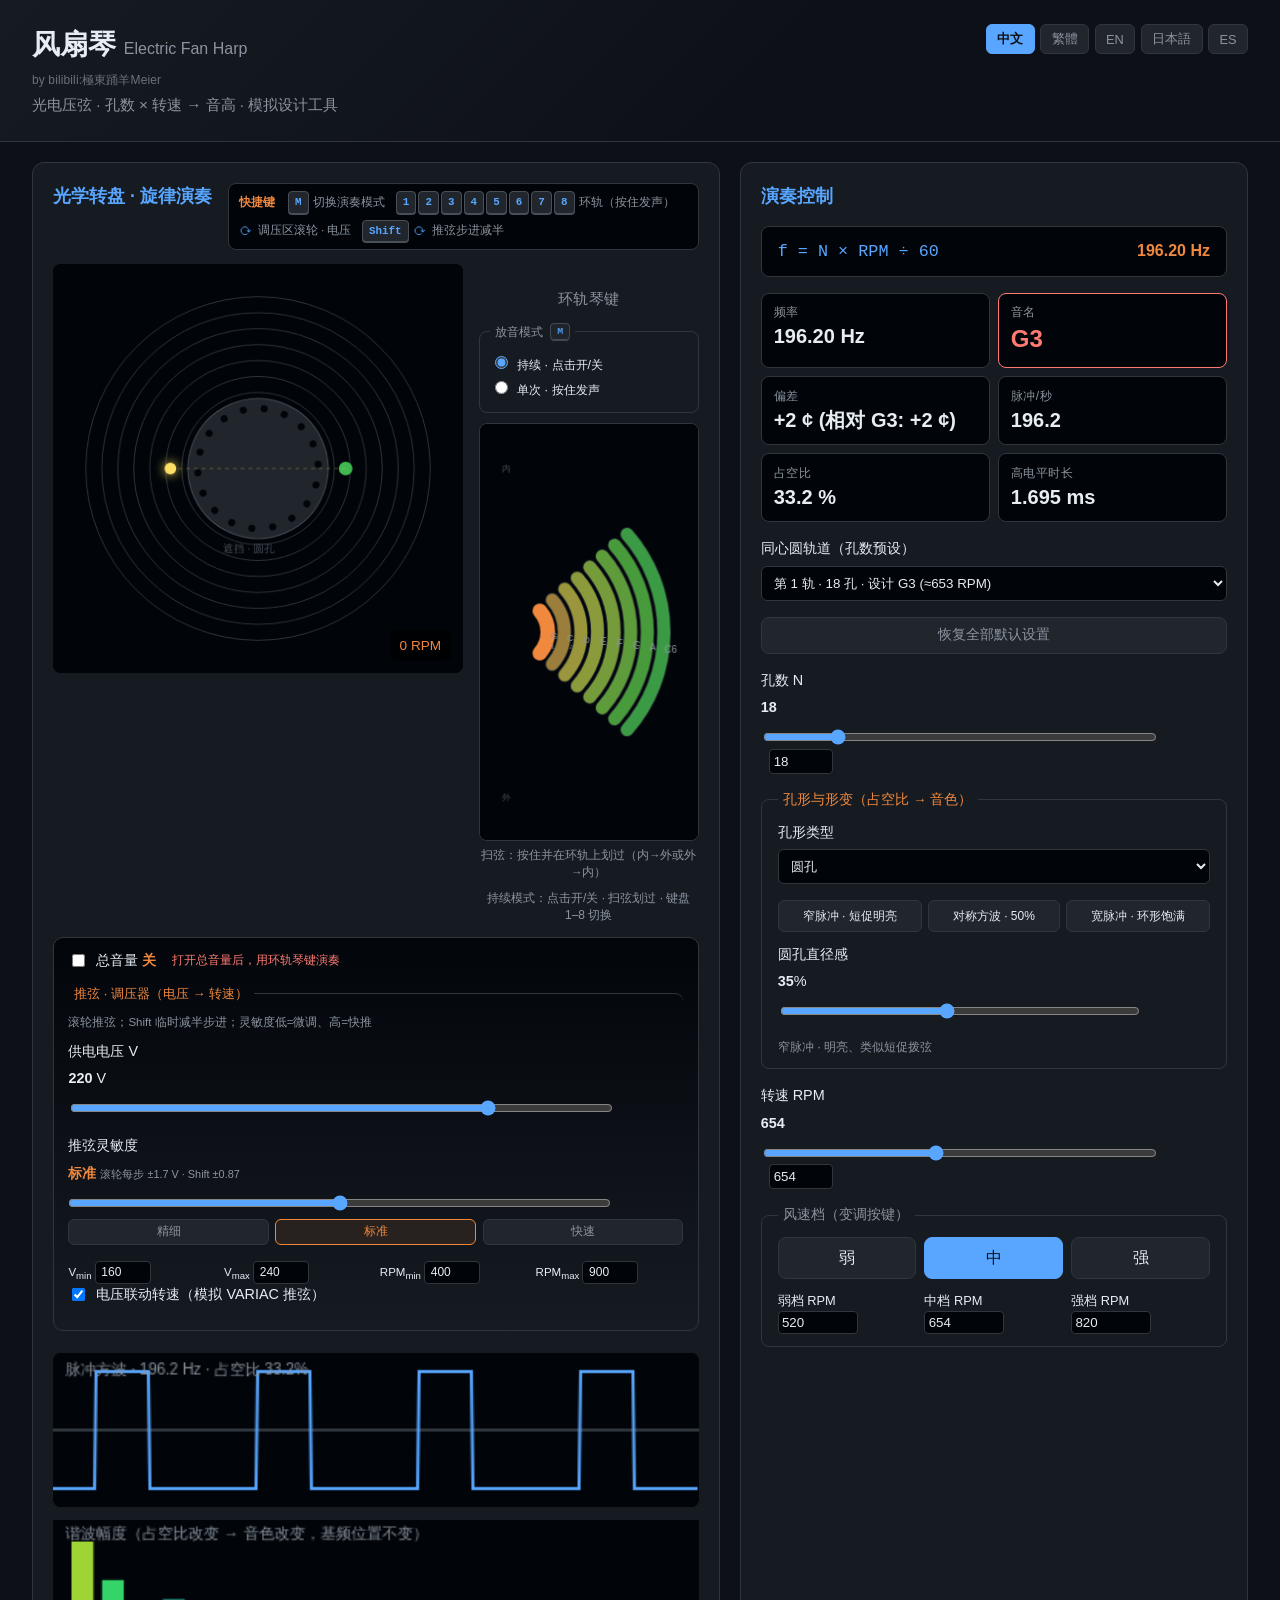
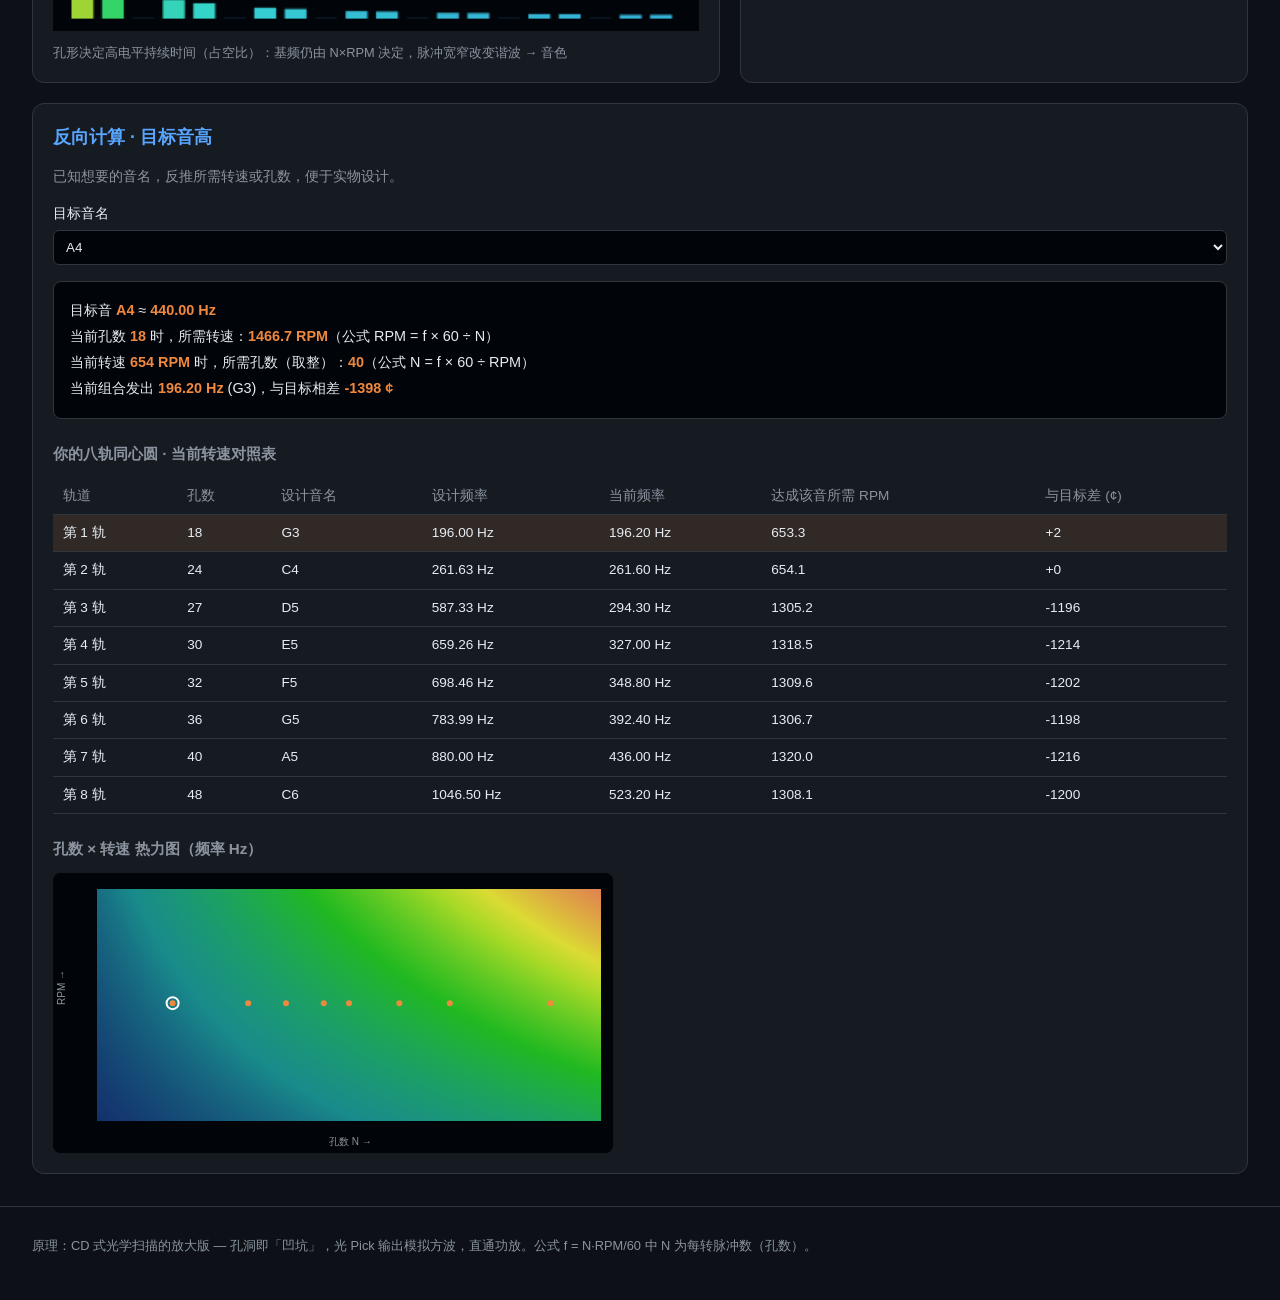
<file: index.html>
<!DOCTYPE html>
<html lang="zh-CN">
<head>
  <meta charset="UTF-8" />
  <meta name="viewport" content="width=device-width, initial-scale=1.0" />
  <title>风扇琴 — 模拟器</title>
  <link rel="stylesheet" href="styles.css" />
</head>
<body>
  <header class="header">
    <div class="header-top">
      <div class="title-block">
        <h1><span data-i18n="header.title">风扇琴</span> <span class="en" data-i18n="header.titleEn">Electric Fan Harp</span></h1>
        <p class="byline">by bilibili:極東踊羊Meier</p>
      </div>
      <nav class="lang-switch" aria-label="Language">
        <button type="button" class="lang-btn active" data-lang="zh">中文</button>
        <button type="button" class="lang-btn" data-lang="zh-TW">繁體</button>
        <button type="button" class="lang-btn" data-lang="en">EN</button>
        <button type="button" class="lang-btn" data-lang="ja">日本語</button>
        <button type="button" class="lang-btn" data-lang="es">ES</button>
      </nav>
    </div>
    <p class="subtitle" data-i18n="header.subtitle">光电压弦 · 孔数 × 转速 → 音高 · 模拟设计工具</p>
  </header>

  <main class="layout">
    <section class="panel viz-panel">
      <div class="viz-head">
        <h2 data-i18n="viz.title">光学转盘 · 旋律演奏</h2>
        <div class="shortcuts-bar" role="note" aria-label="Keyboard shortcuts">
          <span class="shortcuts-label" data-i18n="shortcuts.title">快捷键</span>
          <span class="shortcut-chip">
            <kbd>M</kbd>
            <span data-i18n="shortcuts.mode">切换演奏模式</span>
          </span>
          <span class="shortcut-chip">
            <span class="key-range" aria-hidden="true">
              <kbd>1</kbd><kbd>2</kbd><kbd>3</kbd><kbd>4</kbd><kbd>5</kbd><kbd>6</kbd><kbd>7</kbd><kbd>8</kbd>
            </span>
            <span data-i18n="shortcuts.rings">环轨（按住）</span>
          </span>
          <span class="shortcut-chip">
            <span class="key-icon" aria-hidden="true">⟳</span>
            <span data-i18n="shortcuts.wheel">调压区滚轮 · 电压</span>
          </span>
          <span class="shortcut-chip">
            <kbd>Shift</kbd><span class="key-icon" aria-hidden="true">⟳</span>
            <span data-i18n="shortcuts.shiftWheel">推弦步进减半</span>
          </span>
        </div>
      </div>
      <div class="viz-row">
        <div class="disc-wrap">
          <canvas id="discCanvas" width="420" height="420" data-i18n-placeholder="viz.discAria"></canvas>
          <div class="rpm-badge" id="rpmBadge">0 RPM</div>
        </div>
        <div class="harp-wrap">
          <h3 class="harp-title" data-i18n="viz.harpTitle">环轨琴键</h3>
          <fieldset class="harp-mode-panel">
            <legend><span data-i18n="viz.playMode">放音模式</span> <kbd class="legend-kbd" title="M">M</kbd></legend>
            <label class="harp-mode-opt">
              <input type="radio" name="harpPlayMode" value="sustain" checked />
              <span data-i18n="viz.modeSustain">持续 · 点击开/关</span>
            </label>
            <label class="harp-mode-opt">
              <input type="radio" name="harpPlayMode" value="once" />
              <span data-i18n="viz.modeOnce">单次 · 只响一下</span>
            </label>
          </fieldset>
          <canvas id="harpCanvas" width="220" height="420" data-i18n-placeholder="viz.harpAria"></canvas>
          <p class="harp-hint" data-i18n="viz.strumHint">扫弦：按住并在环轨上划过（内→外或外→内）</p>
          <p class="harp-status" id="harpStatus" data-i18n="viz.harpStatus">先开总音量，再点击演奏 · 键盘 1–8</p>
        </div>
      </div>

      <div class="performance-deck">
        <label class="check master-inline">
          <input type="checkbox" id="masterVolume" />
          <span><span data-i18n="controls.master">总音量</span> <strong id="masterVolumeLabel" data-i18n="controls.volOff">关</strong></span>
        </label>
        <p class="volume-hint-inline" id="volumeHint" data-i18n="controls.volHintOff">打开总音量后演奏</p>
        <fieldset class="variac variac-inline wheel-zone" id="variacPanel">
          <legend data-i18n="controls.variac">推弦 · 调压器（电压 → 转速）</legend>
          <p class="wheel-hint" data-i18n="controls.wheelHint"></p>
          <label class="control variac-voltage">
            <span><span data-i18n="controls.voltage">供电电压 V</span> <strong id="voltVal">220</strong> V</span>
            <input type="range" id="voltage" min="80" max="260" value="220" step="1" />
          </label>
          <label class="control variac-sensitivity">
            <span class="variac-sens-head">
              <span data-i18n="controls.variacSens">推弦灵敏度</span>
              <strong id="variacSensLabel">标准</strong>
              <small class="variac-step-hint" id="variacStepHint">滚轮 ±2.0 V/步</small>
            </span>
            <input type="range" id="variacSensitivity" min="0" max="100" value="50" step="1" />
            <div class="sens-presets" role="group" aria-label="Sensitivity presets">
              <button type="button" class="sens-preset-btn" data-sens="12" data-i18n="controls.variacSensFine">精细</button>
              <button type="button" class="sens-preset-btn active" data-sens="50" data-i18n="controls.variacSensMid">标准</button>
              <button type="button" class="sens-preset-btn" data-sens="88" data-i18n="controls.variacSensFast">快速</button>
            </div>
          </label>
          <div class="map-row map-row-compact">
            <label>V<sub>min</sub> <input type="number" id="vMin" value="160" /></label>
            <label>V<sub>max</sub> <input type="number" id="vMax" value="240" /></label>
            <label>RPM<sub>min</sub> <input type="number" id="rpmAtVMin" value="400" /></label>
            <label>RPM<sub>max</sub> <input type="number" id="rpmAtVMax" value="900" /></label>
          </div>
          <label class="check">
            <input type="checkbox" id="linkVoltage" checked />
            <span data-i18n="controls.linkVoltage">电压联动转速（模拟 VARIAC 推弦）</span>
          </label>
        </fieldset>
      </div>

      <div class="wave-row">
        <canvas id="waveCanvas" width="420" height="100" data-i18n-placeholder="viz.waveAria"></canvas>
        <canvas id="spectrumCanvas" width="420" height="72" data-i18n-placeholder="viz.spectrumAria"></canvas>
      </div>
      <p class="hint" data-i18n="viz.hint">孔形决定高电平持续时间（占空比）：基频仍由 N×RPM 决定，脉冲宽窄改变谐波 → 音色</p>
    </section>

    <section class="panel controls-panel">
      <h2 data-i18n="controls.title">演奏控制</h2>

      <div class="formula-box">
        <code>f = N × RPM ÷ 60</code>
        <span class="formula-result" id="formulaLive">— Hz</span>
      </div>

      <div class="metric-grid">
        <div class="metric">
          <span class="label" data-i18n="controls.freq">频率</span>
          <span class="value" id="freqHz">—</span>
        </div>
        <div class="metric highlight">
          <span class="label" data-i18n="controls.note">音名</span>
          <span class="value note" id="noteName">—</span>
        </div>
        <div class="metric">
          <span class="label" data-i18n="controls.cents">偏差</span>
          <span class="value" id="centsOff">—</span>
        </div>
        <div class="metric">
          <span class="label" data-i18n="controls.pulses">脉冲/秒</span>
          <span class="value" id="pulsesPerSec">—</span>
        </div>
        <div class="metric">
          <span class="label" data-i18n="controls.duty">占空比</span>
          <span class="value" id="dutyPct">—</span>
        </div>
        <div class="metric">
          <span class="label" data-i18n="controls.pulseWidth">高电平时长</span>
          <span class="value" id="pulseWidthMs">—</span>
        </div>
      </div>

      <label class="control">
        <span data-i18n="controls.ringSelect">同心圆轨道（孔数预设）</span>
        <select id="ringSelect"></select>
      </label>

      <button type="button" id="resetDefaults" class="reset-defaults-btn" data-i18n="controls.resetDefaults">
        恢复全部默认设置
      </button>

      <label class="control">
        <span><span data-i18n="controls.holes">孔数 N</span> <strong id="holesVal">18</strong></span>
        <input type="range" id="holes" min="1" max="96" value="18" />
        <input type="number" id="holesNum" min="1" max="200" value="18" class="num-inline" />
      </label>

      <fieldset class="hole-shape-panel">
        <legend data-i18n="controls.holeShape">孔形与形变（占空比 → 音色）</legend>
        <label class="control">
          <span data-i18n="controls.holeType">孔形类型</span>
          <select id="holeShape">
            <option value="circle" data-i18n="controls.shapeCircle">圆孔</option>
            <option value="slot" data-i18n="controls.shapeSlot">方孔 · 矩形槽（可调长宽）</option>
            <option value="arc" data-i18n="controls.shapeArc">环形弧孔（切向拉长）</option>
          </select>
        </label>
        <div class="shape-presets">
          <button type="button" class="shape-preset-btn" data-preset="narrow" data-i18n="controls.presetNarrow">窄脉冲 · 短促明亮</button>
          <button type="button" class="shape-preset-btn" data-preset="square" data-i18n="controls.presetSquare">对称方波 · 50%</button>
          <button type="button" class="shape-preset-btn" data-preset="wide" data-i18n="controls.presetWide">宽脉冲 · 环形饱满</button>
        </div>
        <label class="control shape-param" data-for="slot arc">
          <span>
            <span data-i18n="controls.tangential">切向角宽</span>
            <strong id="tangentialVal">50</strong>%
            <small data-i18n="controls.tangentialHint">（相对相邻孔间距，越窄高电平越短）</small>
          </span>
          <input type="range" id="tangentialSpan" min="3" max="92" value="50" />
        </label>
        <label class="control shape-param" data-for="slot">
          <span>
            <span data-i18n="controls.radial">径向高度</span>
            <strong id="radialVal">40</strong>%
            <small data-i18n="controls.radialHint">（槽在轨道上的径向宽度，影响光斑截面）</small>
          </span>
          <input type="range" id="radialSpan" min="8" max="85" value="40" />
        </label>
        <label class="control shape-param" data-for="circle">
          <span>
            <span data-i18n="controls.circleSize">圆孔直径感</span>
            <strong id="circleSizeVal">35</strong>%
          </span>
          <input type="range" id="circleSize" min="5" max="70" value="35" />
        </label>
        <p class="shape-note" id="shapeNote"></p>
      </fieldset>

      <label class="control">
        <span><span data-i18n="controls.rpm">转速 RPM</span> <strong id="rpmVal">654</strong></span>
        <input type="range" id="rpm" min="0" max="1500" value="654" step="1" />
        <input type="number" id="rpmNum" min="0" max="3000" value="654" class="num-inline" />
      </label>

      <fieldset class="speed-buttons">
        <legend data-i18n="controls.speed">风速档（变调按键）</legend>
        <div class="btn-row">
          <button type="button" class="speed-btn" data-preset="low" data-i18n="controls.low">弱</button>
          <button type="button" class="speed-btn" data-preset="mid" data-i18n="controls.mid">中</button>
          <button type="button" class="speed-btn" data-preset="high" data-i18n="controls.high">强</button>
        </div>
        <div class="preset-config">
          <label><span data-i18n="controls.presetLow">弱档 RPM</span> <input type="number" id="presetLow" value="520" min="0" /></label>
          <label><span data-i18n="controls.presetMid">中档 RPM</span> <input type="number" id="presetMid" value="654" min="0" /></label>
          <label><span data-i18n="controls.presetHigh">强档 RPM</span> <input type="number" id="presetHigh" value="820" min="0" /></label>
        </div>
      </fieldset>

    </section>

    <section class="panel calc-panel">
      <h2 data-i18n="calcPanel.title">反向计算 · 目标音高</h2>
      <p class="desc" data-i18n="calcPanel.desc">已知想要的音名，反推所需转速或孔数，便于实物设计。</p>

      <label class="control">
        <span data-i18n="calcPanel.targetNote">目标音名</span>
        <select id="targetNote"></select>
      </label>

      <div class="calc-results" id="calcResults"></div>

      <h3 data-i18n="calcPanel.tableTitle">你的八轨同心圆 · 当前转速对照表</h3>
      <div class="table-wrap">
        <table id="ringsTable">
          <thead>
            <tr>
              <th data-i18n="calcPanel.thTrack">轨道</th>
              <th data-i18n="calcPanel.thHoles">孔数</th>
              <th data-i18n="calcPanel.thDesignNote">设计音名</th>
              <th data-i18n="calcPanel.thDesignFreq">设计频率</th>
              <th data-i18n="calcPanel.thCurrentFreq">当前频率</th>
              <th data-i18n="calcPanel.thNeedRpm">达成该音所需 RPM</th>
              <th data-i18n="calcPanel.thCents">与目标差 (¢)</th>
            </tr>
          </thead>
          <tbody id="ringsBody"></tbody>
        </table>
      </div>

      <h3 data-i18n="calcPanel.heatmap">孔数 × 转速 热力图（频率 Hz）</h3>
      <canvas id="heatCanvas" width="560" height="280"></canvas>
    </section>
  </main>

  <footer class="footer">
    <p data-i18n="footer">原理：CD 式光学扫描的放大版 — 孔洞即「凹坑」，光 Pick 输出模拟方波，直通功放。公式 f = N·RPM/60 中 N 为每转脉冲数（孔数）。</p>
  </footer>

  <script src="i18n.js"></script>
  <script src="app.js"></script>
</body>
</html>
</file>
<file: styles.css>
:root {
  --bg: #0d1117;
  --surface: #161b22;
  --border: #30363d;
  --text: #e6edf3;
  --muted: #8b949e;
  --accent: #58a6ff;
  --accent2: #f0883e;
  --led: #ffe066;
  --pick: #3fb950;
  --note: #ff7b72;
}

* {
  box-sizing: border-box;
}

body {
  margin: 0;
  font-family: "Segoe UI", "PingFang SC", "Microsoft YaHei", sans-serif;
  background: var(--bg);
  color: var(--text);
  line-height: 1.5;
  min-height: 100vh;
}

.header {
  padding: 1.5rem 2rem;
  border-bottom: 1px solid var(--border);
  background: linear-gradient(135deg, #161b22 0%, #0d1117 60%);
}

.header-top {
  display: flex;
  flex-wrap: wrap;
  align-items: flex-start;
  justify-content: space-between;
  gap: 1rem;
}

.title-block {
  flex: 1 1 auto;
  min-width: 0;
}

.byline {
  margin: 0.3rem 0 0;
  font-size: 0.75rem;
  font-weight: 400;
  color: var(--muted);
  opacity: 0.72;
  letter-spacing: 0.01em;
}

.lang-switch {
  display: flex;
  flex-wrap: wrap;
  gap: 0.35rem;
}

.lang-btn {
  padding: 0.35rem 0.65rem;
  font-size: 0.8rem;
  border: 1px solid var(--border);
  border-radius: 6px;
  background: #21262d;
  color: var(--muted);
  cursor: pointer;
  transition: border-color 0.15s, color 0.15s, background 0.15s;
}

.lang-btn:hover {
  border-color: var(--accent);
  color: var(--text);
}

.lang-btn.active {
  background: var(--accent);
  border-color: var(--accent);
  color: #0d1117;
  font-weight: 600;
}

.header h1 {
  margin: 0;
  font-size: 1.75rem;
  font-weight: 600;
}

.header .en {
  font-weight: 400;
  color: var(--muted);
  font-size: 1rem;
}

.subtitle {
  margin: 0.35rem 0 0;
  color: var(--muted);
  font-size: 0.95rem;
}

.layout {
  display: grid;
  grid-template-columns: minmax(560px, 1.15fr) minmax(280px, 0.85fr);
  gap: 1.25rem;
  padding: 1.25rem 2rem 2rem;
  max-width: 1480px;
  margin: 0 auto;
}

@media (max-width: 960px) {
  .layout {
    grid-template-columns: 1fr;
    padding: 1rem;
  }
}

.calc-panel {
  grid-column: 1 / -1;
}

.panel {
  background: var(--surface);
  border: 1px solid var(--border);
  border-radius: 12px;
  padding: 1.25rem;
}

.panel h2 {
  margin: 0 0 1rem;
  font-size: 1.1rem;
  color: var(--accent);
}

.panel h3 {
  margin: 1.5rem 0 0.75rem;
  font-size: 0.95rem;
  color: var(--muted);
}

.viz-head {
  display: flex;
  flex-wrap: wrap;
  align-items: flex-start;
  justify-content: space-between;
  gap: 0.65rem 1rem;
  margin-bottom: 0.85rem;
}

.viz-head h2 {
  margin: 0;
}

.shortcuts-bar {
  display: flex;
  flex-wrap: wrap;
  align-items: center;
  gap: 0.4rem 0.65rem;
  padding: 0.45rem 0.65rem;
  background: #010409;
  border: 1px solid var(--border);
  border-radius: 8px;
  flex: 1 1 280px;
  max-width: 100%;
}

.shortcuts-label {
  font-size: 0.72rem;
  font-weight: 600;
  color: var(--accent2);
  margin-right: 0.15rem;
}

.shortcut-chip {
  display: inline-flex;
  align-items: center;
  gap: 0.3rem;
  font-size: 0.72rem;
  color: var(--muted);
}

.key-range {
  display: inline-flex;
  flex-wrap: wrap;
  gap: 0.12rem;
}

.key-icon {
  font-size: 0.85rem;
  color: var(--accent);
  line-height: 1;
}

kbd,
.legend-kbd {
  font-family: ui-monospace, "Cascadia Mono", Consolas, monospace;
  font-size: 0.68rem;
  font-weight: 600;
  padding: 0.12rem 0.38rem;
  border: 1px solid #484f58;
  border-radius: 4px;
  background: #21262d;
  color: var(--accent);
  box-shadow: 0 1px 0 #484f58;
}

.legend-kbd {
  margin-left: 0.25rem;
  vertical-align: middle;
  font-size: 0.62rem;
  opacity: 0.9;
}

.viz-row {
  display: flex;
  gap: 1rem;
  align-items: flex-start;
  flex-wrap: nowrap;
  justify-content: center;
}

@media (max-width: 720px) {
  .viz-row {
    flex-wrap: wrap;
  }
}

.performance-deck {
  display: flex;
  flex-wrap: wrap;
  align-items: center;
  gap: 0.45rem 1rem;
  margin: 0.85rem 0 0.65rem;
  padding: 0.75rem 0.9rem;
  background: linear-gradient(180deg, rgba(1, 4, 9, 0.95), rgba(22, 27, 34, 0.35));
  border: 1px solid var(--border);
  border-radius: 10px;
}

.performance-deck .master-inline {
  margin: 0;
  font-size: 0.88rem;
}

.performance-deck .master-inline strong {
  color: var(--accent2);
}

.volume-hint-inline {
  margin: 0;
  flex: 1 1 160px;
  font-size: 0.72rem;
  color: var(--muted);
  line-height: 1.35;
}

.volume-hint-inline.muted-hint {
  color: var(--note);
}

.variac-inline {
  flex: 1 1 100%;
  margin: 0.35rem 0 0;
  padding: 0.65rem 0 0;
  border: none;
  border-top: 1px solid var(--border);
}

.variac-inline legend {
  font-size: 0.82rem;
  color: var(--accent2);
}

.variac-voltage {
  margin-bottom: 0.35rem;
}

.variac-sensitivity {
  margin-bottom: 0.5rem;
}

.variac-sens-head {
  display: flex;
  flex-wrap: wrap;
  align-items: baseline;
  gap: 0.35rem 0.6rem;
}

.variac-sens-head strong {
  color: var(--accent2);
  font-size: 0.85rem;
}

.variac-step-hint {
  color: var(--muted);
  font-size: 0.68rem;
}

.variac-sensitivity input[type="range"] {
  width: 100%;
  margin: 0.35rem 0 0.45rem;
}

.sens-presets {
  display: flex;
  gap: 0.4rem;
}

.sens-preset-btn {
  flex: 1;
  padding: 0.3rem 0.45rem;
  font-size: 0.72rem;
  border: 1px solid var(--border);
  border-radius: 6px;
  background: #21262d;
  color: var(--muted);
  cursor: pointer;
  transition: border-color 0.15s, color 0.15s, background 0.15s;
}

.sens-preset-btn:hover {
  border-color: var(--accent);
  color: var(--text);
}

.sens-preset-btn.active {
  border-color: var(--accent2);
  color: var(--accent2);
  background: rgba(240, 136, 62, 0.1);
}

.variac-voltage input[type="range"] {
  width: 100%;
}

.map-row-compact {
  margin-top: 0.35rem;
}

.map-row-compact label {
  font-size: 0.72rem;
}

.map-row-compact input[type="number"] {
  width: 3.5rem;
  padding: 0.2rem 0.35rem;
  font-size: 0.75rem;
}

.wave-row {
  display: flex;
  flex-wrap: wrap;
  gap: 0.5rem;
  justify-content: center;
}

.wave-row canvas {
  flex: 1 1 200px;
  max-width: 100%;
  height: auto;
}

.disc-wrap {
  position: relative;
  display: flex;
  justify-content: center;
  flex: 1 1 320px;
}

.harp-wrap {
  flex: 0 0 220px;
  text-align: center;
}

.harp-mode-panel {
  border: 1px solid var(--border);
  border-radius: 8px;
  padding: 0.5rem 0.65rem;
  margin: 0 0 0.6rem;
  text-align: left;
}

.harp-mode-panel legend {
  padding: 0 0.3rem;
  font-size: 0.75rem;
  color: var(--muted);
}

.harp-mode-opt {
  display: block;
  font-size: 0.78rem;
  margin: 0.25rem 0;
  cursor: pointer;
}

.harp-mode-opt input {
  margin-right: 0.35rem;
  accent-color: var(--accent);
}

.harp-hint {
  margin: 0.4rem 0 0;
  font-size: 0.72rem;
  color: var(--muted);
}

.harp-title {
  margin: 0 0 0.5rem;
  font-size: 0.9rem;
  color: var(--accent2);
  font-weight: 500;
  letter-spacing: 0.02em;
}

#harpCanvas {
  display: block;
  width: 100%;
  max-width: 220px;
  height: auto;
  border-radius: 8px;
  background: #010409;
  border: 1px solid var(--border);
  cursor: pointer;
  touch-action: none;
}

#harpCanvas.harp-dragging {
  cursor: grabbing;
}

#harpCanvas.harp-strumming {
  cursor: ew-resize;
}

.harp-status {
  margin: 0.5rem 0 0;
  font-size: 0.75rem;
  color: var(--muted);
  min-height: 2.2em;
  line-height: 1.4;
}

.harp-status.playing {
  color: var(--note);
}

#discCanvas,
#waveCanvas {
  display: block;
  max-width: 100%;
  height: auto;
  border-radius: 8px;
  background: #010409;
}

#waveCanvas,
#spectrumCanvas {
  margin-top: 0.75rem;
  width: 100%;
}

#spectrumCanvas {
  margin-top: 0.35rem;
}

.hole-shape-panel {
  border: 1px solid var(--border);
  border-radius: 8px;
  padding: 0.75rem 1rem;
  margin-bottom: 1rem;
}

.hole-shape-panel legend {
  padding: 0 0.35rem;
  font-size: 0.85rem;
  color: var(--accent2);
}

.shape-presets {
  display: flex;
  flex-wrap: wrap;
  gap: 0.4rem;
  margin-bottom: 0.75rem;
}

.shape-preset-btn {
  flex: 1 1 auto;
  min-width: 7rem;
  padding: 0.4rem 0.5rem;
  font-size: 0.75rem;
  border: 1px solid var(--border);
  border-radius: 6px;
  background: #21262d;
  color: var(--text);
  cursor: pointer;
}

.shape-preset-btn:hover {
  border-color: var(--accent);
}

.shape-param small {
  color: var(--muted);
  font-weight: normal;
}

.shape-note {
  margin: 0.5rem 0 0;
  font-size: 0.78rem;
  color: var(--muted);
  line-height: 1.45;
}

.rpm-badge {
  position: absolute;
  bottom: 12px;
  right: 12px;
  background: rgba(0, 0, 0, 0.75);
  padding: 0.35rem 0.6rem;
  border-radius: 6px;
  font-size: 0.85rem;
  font-variant-numeric: tabular-nums;
  color: var(--accent2);
}

.hint {
  margin: 0.75rem 0 0;
  font-size: 0.8rem;
  color: var(--muted);
}

.formula-box {
  display: flex;
  align-items: center;
  justify-content: space-between;
  gap: 1rem;
  padding: 0.75rem 1rem;
  background: #010409;
  border-radius: 8px;
  margin-bottom: 1rem;
  border: 1px solid var(--border);
}

.formula-box code {
  font-size: 1.05rem;
  color: var(--accent);
}

.formula-result {
  font-weight: 600;
  font-variant-numeric: tabular-nums;
  color: var(--accent2);
}

.metric-grid {
  display: grid;
  grid-template-columns: repeat(2, 1fr);
  gap: 0.5rem;
  margin-bottom: 1rem;
}

.metric {
  background: #010409;
  padding: 0.6rem 0.75rem;
  border-radius: 8px;
  border: 1px solid var(--border);
}

.metric.highlight {
  border-color: var(--note);
}

.metric .label {
  display: block;
  font-size: 0.75rem;
  color: var(--muted);
  text-transform: uppercase;
  letter-spacing: 0.04em;
}

.metric .value {
  font-size: 1.25rem;
  font-weight: 600;
  font-variant-numeric: tabular-nums;
}

.metric .value.note {
  color: var(--note);
  font-size: 1.5rem;
}

.control {
  display: block;
  margin-bottom: 1rem;
}

.control span {
  display: block;
  margin-bottom: 0.35rem;
  font-size: 0.9rem;
}

.control input[type="range"] {
  width: calc(100% - 4.5rem);
  vertical-align: middle;
  accent-color: var(--accent);
}

.num-inline {
  width: 4rem;
  margin-left: 0.5rem;
  padding: 0.25rem;
  background: #010409;
  border: 1px solid var(--border);
  border-radius: 4px;
  color: var(--text);
}

fieldset {
  border: 1px solid var(--border);
  border-radius: 8px;
  padding: 0.75rem 1rem;
  margin: 0 0 1rem;
}

legend {
  padding: 0 0.35rem;
  font-size: 0.85rem;
  color: var(--muted);
}

.btn-row {
  display: flex;
  gap: 0.5rem;
  margin-bottom: 0.75rem;
}

.speed-btn {
  flex: 1;
  padding: 0.6rem;
  border: 1px solid var(--border);
  border-radius: 8px;
  background: #21262d;
  color: var(--text);
  cursor: pointer;
  font-size: 1rem;
  transition: background 0.15s, border-color 0.15s;
}

.speed-btn:hover {
  background: #30363d;
  border-color: var(--accent);
}

.speed-btn.active {
  background: var(--accent);
  color: #0d1117;
  border-color: var(--accent);
}

.preset-config,
.map-row {
  display: grid;
  grid-template-columns: repeat(auto-fit, minmax(120px, 1fr));
  gap: 0.5rem;
  font-size: 0.8rem;
}

.preset-config input,
.map-row input {
  width: 100%;
  max-width: 5rem;
  padding: 0.2rem;
  background: #010409;
  border: 1px solid var(--border);
  border-radius: 4px;
  color: var(--text);
}

.check {
  display: flex;
  align-items: center;
  gap: 0.5rem;
  font-size: 0.9rem;
  margin-bottom: 0.75rem;
  cursor: pointer;
}

.secondary-btn {
  width: 100%;
  padding: 0.65rem;
  border: 1px solid var(--accent);
  border-radius: 8px;
  background: transparent;
  color: var(--accent);
  cursor: pointer;
  font-size: 0.95rem;
}

.secondary-btn:hover {
  background: rgba(88, 166, 255, 0.15);
}

.master-volume-toggle strong {
  color: var(--accent2);
}

.volume-hint {
  margin: 0 0 1rem;
  font-size: 0.78rem;
  color: var(--muted);
  line-height: 1.4;
}

.volume-hint.muted-hint {
  color: var(--note);
}

.desc {
  font-size: 0.85rem;
  color: var(--muted);
  margin: 0 0 1rem;
}

.calc-results {
  background: #010409;
  border: 1px solid var(--border);
  border-radius: 8px;
  padding: 1rem;
  font-size: 0.9rem;
  line-height: 1.8;
}

.calc-results strong {
  color: var(--accent2);
}

.table-wrap {
  overflow-x: auto;
}

table {
  width: 100%;
  border-collapse: collapse;
  font-size: 0.85rem;
}

th,
td {
  padding: 0.5rem 0.6rem;
  text-align: left;
  border-bottom: 1px solid var(--border);
}

th {
  color: var(--muted);
  font-weight: 500;
}

tbody tr:hover {
  background: rgba(88, 166, 255, 0.06);
}

tbody tr.active-ring {
  background: rgba(240, 136, 62, 0.12);
}

#heatCanvas {
  width: 100%;
  max-width: 560px;
  height: auto;
  border-radius: 8px;
  background: #010409;
  display: block;
}

.footer {
  padding: 1rem 2rem 2rem;
  border-top: 1px solid var(--border);
  font-size: 0.8rem;
  color: var(--muted);
  max-width: 1400px;
  margin: 0 auto;
}

.footer code {
  color: var(--accent);
}

.reset-defaults-btn {
  width: 100%;
  margin: 0 0 1rem;
  padding: 0.55rem 0.75rem;
  font-size: 0.85rem;
  border: 1px solid var(--border);
  border-radius: 8px;
  background: #21262d;
  color: var(--muted);
  cursor: pointer;
  transition: border-color 0.15s, color 0.15s, background 0.15s;
}

.reset-defaults-btn:hover {
  border-color: var(--accent2);
  color: var(--text);
  background: rgba(240, 136, 62, 0.08);
}

.wheel-hint {
  margin: 0 0 0.65rem;
  font-size: 0.72rem;
  color: var(--muted);
  line-height: 1.45;
}

.wheel-zone.wheel-active {
  outline: 1px dashed rgba(88, 166, 255, 0.45);
  outline-offset: 4px;
  border-radius: 8px;
}

.wheel-zone.shift-fine {
  outline-color: rgba(240, 136, 62, 0.55);
}

.wheel-zone.shift-fine .variac-step-hint {
  color: var(--accent2);
}

select {
  width: 100%;
  padding: 0.5rem;
  background: #010409;
  border: 1px solid var(--border);
  border-radius: 6px;
  color: var(--text);
}
</file>
